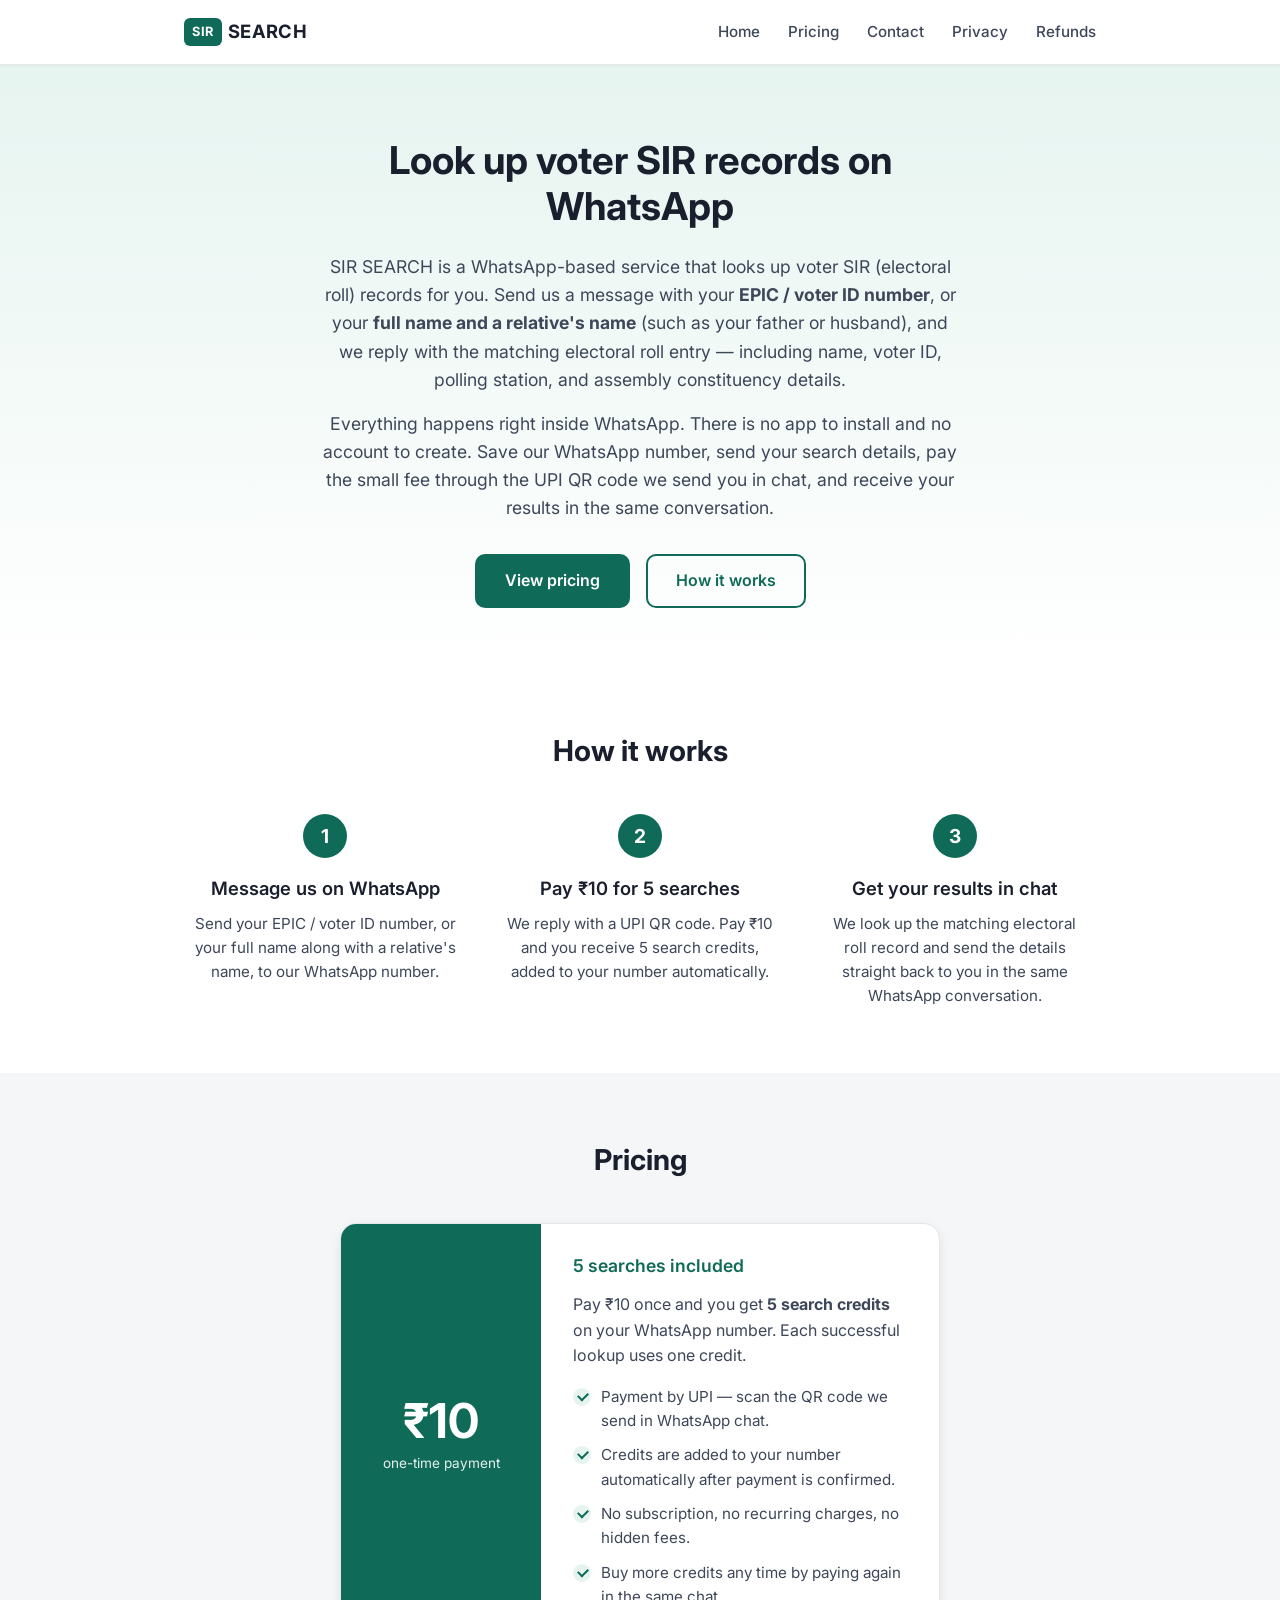
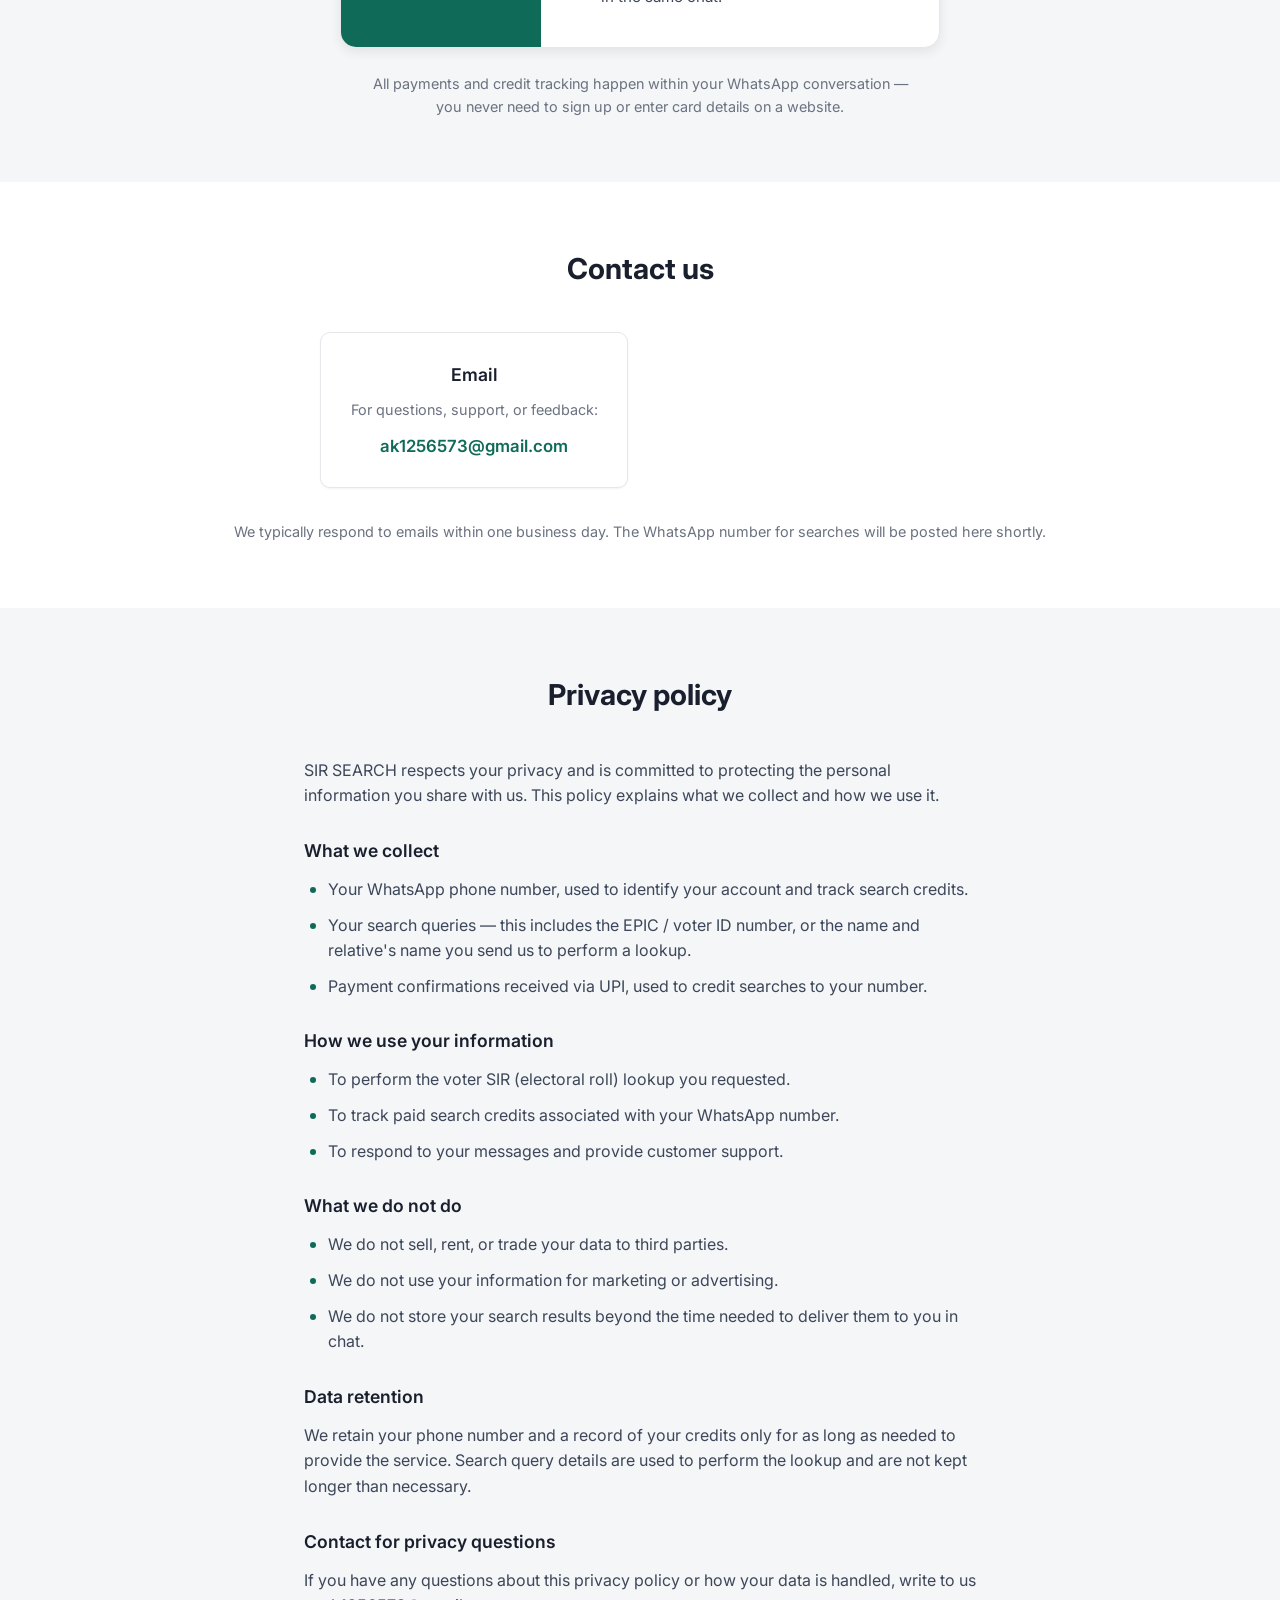
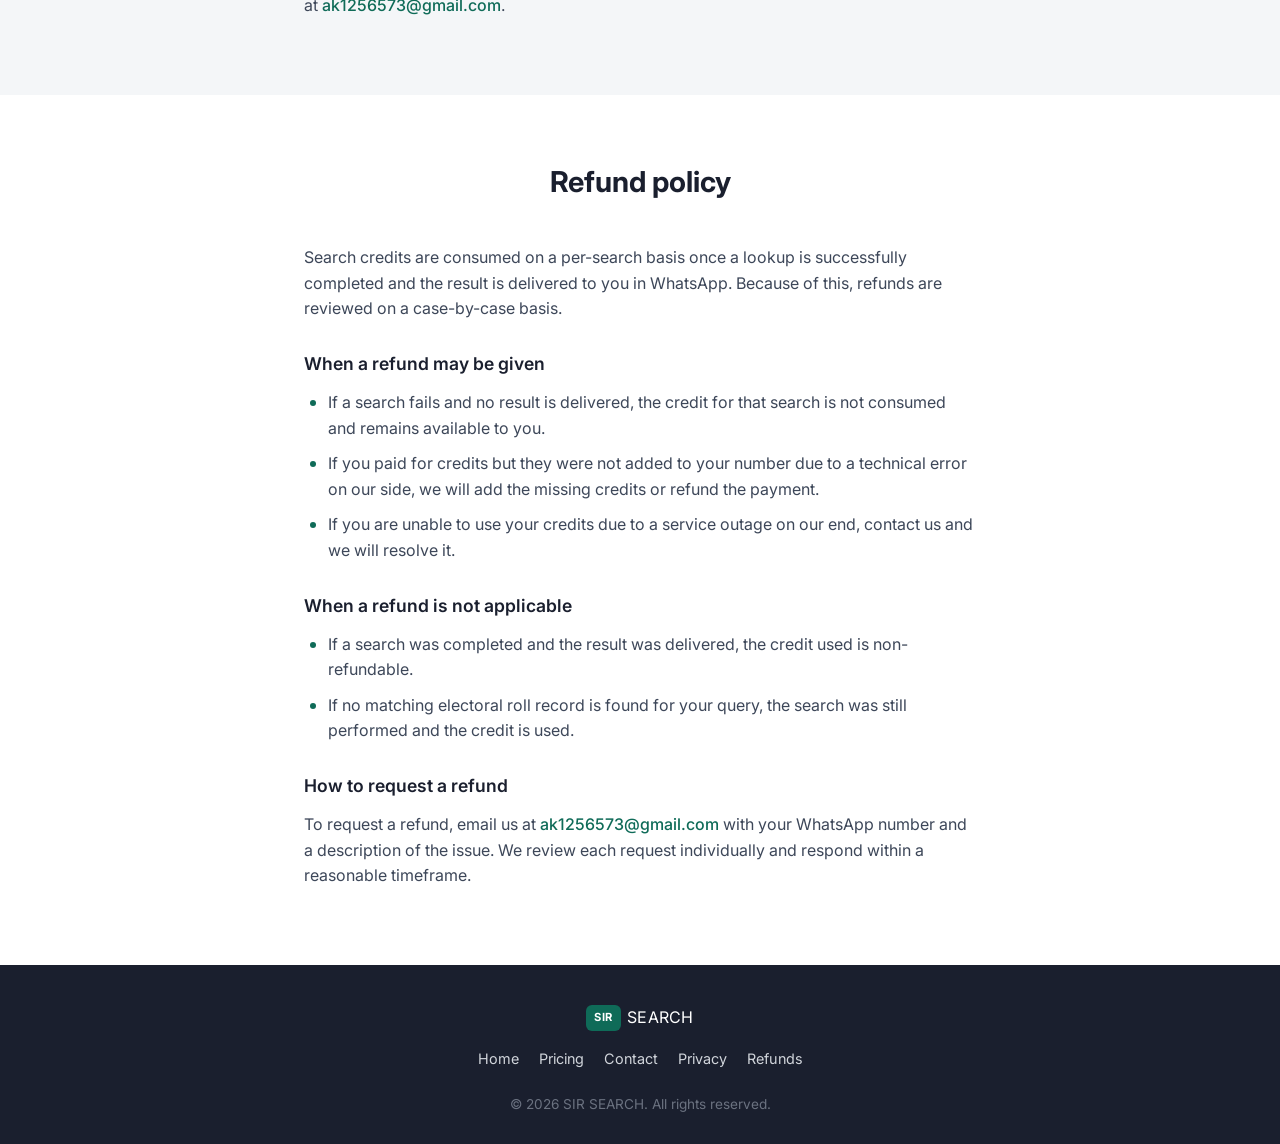
<file: index.html>
<!doctype html>
<html lang="en">
  <head>
    <meta charset="UTF-8" />
    <meta name="viewport" content="width=device-width, initial-scale=1.0" />
    <title>SIR SEARCH — Voter SIR Lookup via WhatsApp</title>
    <meta name="google-site-verification" content="Ri-I7RQfdZCoyr9QAuzMMnUM4-Qx6P--iPM6W1NX1og" />
    <meta name="description" content="SIR SEARCH is a WhatsApp-based service that looks up voter SIR (electoral roll) records using your EPIC/voter ID number or name and a relative's name. ₹10 for 5 searches." />
    <link rel="preconnect" href="https://fonts.googleapis.com" />
    <link rel="preconnect" href="https://fonts.gstatic.com" crossorigin />
    <link href="https://fonts.googleapis.com/css2?family=Inter:wght@400;500;600;700&display=swap" rel="stylesheet" />
    <link rel="stylesheet" href="/style.css" />
    <meta property="og:image" content="https://bolt.new/static/og_default.png">
    <meta name="twitter:card" content="summary_large_image">
    <meta name="twitter:image" content="https://bolt.new/static/og_default.png">
</head>
  <body>
    <header class="site-header">
      <div class="container header-inner">
        <a href="#home" class="brand">
          <span class="brand-mark">SIR</span>
          <span class="brand-name">SEARCH</span>
        </a>
        <nav class="main-nav" aria-label="Primary">
          <a href="#home">Home</a>
          <a href="#pricing">Pricing</a>
          <a href="#contact">Contact</a>
          <a href="#privacy">Privacy</a>
          <a href="#refund">Refunds</a>
        </nav>
        <button class="nav-toggle" aria-label="Toggle menu" aria-expanded="false">
          <span></span><span></span><span></span>
        </button>
      </div>
    </header>

    <main>
      <!-- HOME -->
      <section id="home" class="hero">
        <div class="container">
          <h1>Look up voter SIR records on WhatsApp</h1>
          <p class="lead">
            SIR SEARCH is a WhatsApp-based service that looks up voter SIR
            (electoral roll) records for you. Send us a message with your
            <strong>EPIC / voter ID number</strong>, or your <strong>full name
            and a relative's name</strong> (such as your father or husband),
            and we reply with the matching electoral roll entry — including
            name, voter ID, polling station, and assembly constituency details.
          </p>
          <p class="lead">
            Everything happens right inside WhatsApp. There is no app to install
            and no account to create. Save our WhatsApp number, send your search
            details, pay the small fee through the UPI QR code we send you in
            chat, and receive your results in the same conversation.
          </p>
          <div class="hero-actions">
            <a href="#pricing" class="btn btn-primary">View pricing</a>
            <a href="#how-it-works" class="btn btn-outline">How it works</a>
          </div>
        </div>
      </section>

      <!-- HOW IT WORKS -->
      <section id="how-it-works" class="section">
        <div class="container">
          <h2 class="section-title">How it works</h2>
          <ol class="steps">
            <li>
              <span class="step-num">1</span>
              <h3>Message us on WhatsApp</h3>
              <p>
                Send your EPIC / voter ID number, or your full name along with a
                relative's name, to our WhatsApp number.
              </p>
            </li>
            <li>
              <span class="step-num">2</span>
              <h3>Pay ₹10 for 5 searches</h3>
              <p>
                We reply with a UPI QR code. Pay ₹10 and you receive 5 search
                credits, added to your number automatically.
              </p>
            </li>
            <li>
              <span class="step-num">3</span>
              <h3>Get your results in chat</h3>
              <p>
                We look up the matching electoral roll record and send the
                details straight back to you in the same WhatsApp conversation.
              </p>
            </li>
          </ol>
        </div>
      </section>

      <!-- PRICING -->
      <section id="pricing" class="section section-alt">
        <div class="container">
          <h2 class="section-title">Pricing</h2>
          <div class="pricing-card">
            <div class="pricing-amount">
              <span class="price">₹10</span>
              <span class="price-unit">one-time payment</span>
            </div>
            <div class="pricing-detail">
              <span class="price-includes">5 searches included</span>
              <p>
                Pay ₹10 once and you get <strong>5 search credits</strong> on
                your WhatsApp number. Each successful lookup uses one credit.
              </p>
              <ul class="check-list">
                <li>Payment by UPI — scan the QR code we send in WhatsApp chat.</li>
                <li>Credits are added to your number automatically after payment is confirmed.</li>
                <li>No subscription, no recurring charges, no hidden fees.</li>
                <li>Buy more credits any time by paying again in the same chat.</li>
              </ul>
            </div>
          </div>
          <p class="pricing-note">
            All payments and credit tracking happen within your WhatsApp
            conversation — you never need to sign up or enter card details on a
            website.
          </p>
        </div>
      </section>

      <!-- CONTACT -->
      <section id="contact" class="section">
        <div class="container">
          <h2 class="section-title">Contact us</h2>
          <div class="contact-grid">
            <div class="contact-card">
              <h3>Email</h3>
              <p>For questions, support, or feedback:</p>
              <a href="mailto:ak1256573@gmail.com" class="contact-link">ak1256573@gmail.com</a>
            </div>
          </div>
          <p class="contact-note">
            We typically respond to emails within one business day. The WhatsApp
            number for searches will be posted here shortly.
          </p>
        </div>
      </section>

      <!-- PRIVACY POLICY -->
      <section id="privacy" class="section section-alt">
        <div class="container narrow">
          <h2 class="section-title">Privacy policy</h2>
          <div class="policy">
            <p>
              SIR SEARCH respects your privacy and is committed to protecting
              the personal information you share with us. This policy explains
              what we collect and how we use it.
            </p>
            <h3>What we collect</h3>
            <ul>
              <li>Your WhatsApp phone number, used to identify your account and track search credits.</li>
              <li>Your search queries — this includes the EPIC / voter ID number, or the name and relative's name you send us to perform a lookup.</li>
              <li>Payment confirmations received via UPI, used to credit searches to your number.</li>
            </ul>
            <h3>How we use your information</h3>
            <ul>
              <li>To perform the voter SIR (electoral roll) lookup you requested.</li>
              <li>To track paid search credits associated with your WhatsApp number.</li>
              <li>To respond to your messages and provide customer support.</li>
            </ul>
            <h3>What we do not do</h3>
            <ul>
              <li>We do not sell, rent, or trade your data to third parties.</li>
              <li>We do not use your information for marketing or advertising.</li>
              <li>We do not store your search results beyond the time needed to deliver them to you in chat.</li>
            </ul>
            <h3>Data retention</h3>
            <p>
              We retain your phone number and a record of your credits only for
              as long as needed to provide the service. Search query details are
              used to perform the lookup and are not kept longer than necessary.
            </p>
            <h3>Contact for privacy questions</h3>
            <p>
              If you have any questions about this privacy policy or how your
              data is handled, write to us at
              <a href="mailto:ak1256573@gmail.com">ak1256573@gmail.com</a>.
            </p>
          </div>
        </div>
      </section>

      <!-- REFUND POLICY -->
      <section id="refund" class="section">
        <div class="container narrow">
          <h2 class="section-title">Refund policy</h2>
          <div class="policy">
            <p>
              Search credits are consumed on a per-search basis once a lookup is
              successfully completed and the result is delivered to you in
              WhatsApp. Because of this, refunds are reviewed on a case-by-case
              basis.
            </p>
            <h3>When a refund may be given</h3>
            <ul>
              <li>If a search fails and no result is delivered, the credit for that search is not consumed and remains available to you.</li>
              <li>If you paid for credits but they were not added to your number due to a technical error on our side, we will add the missing credits or refund the payment.</li>
              <li>If you are unable to use your credits due to a service outage on our end, contact us and we will resolve it.</li>
            </ul>
            <h3>When a refund is not applicable</h3>
            <ul>
              <li>If a search was completed and the result was delivered, the credit used is non-refundable.</li>
              <li>If no matching electoral roll record is found for your query, the search was still performed and the credit is used.</li>
            </ul>
            <h3>How to request a refund</h3>
            <p>
              To request a refund, email us at
              <a href="mailto:ak1256573@gmail.com">ak1256573@gmail.com</a>
              with your WhatsApp number and a description of the issue. We
              review each request individually and respond within a reasonable
              timeframe.
            </p>
          </div>
        </div>
      </section>
    </main>

    <footer class="site-footer">
      <div class="container footer-inner">
        <div class="footer-brand">
          <span class="brand-mark small">SIR</span>
          <span class="brand-name small">SEARCH</span>
        </div>
        <nav class="footer-nav" aria-label="Footer">
          <a href="#home">Home</a>
          <a href="#pricing">Pricing</a>
          <a href="#contact">Contact</a>
          <a href="#privacy">Privacy</a>
          <a href="#refund">Refunds</a>
        </nav>
        <p class="footer-copy">&copy; 2026 SIR SEARCH. All rights reserved.</p>
      </div>
    </footer>

    <script>
      const toggle = document.querySelector('.nav-toggle');
      const nav = document.querySelector('.main-nav');
      toggle.addEventListener('click', () => {
        const open = nav.classList.toggle('open');
        toggle.setAttribute('aria-expanded', open);
      });
      nav.querySelectorAll('a').forEach((link) =>
        link.addEventListener('click', () => {
          nav.classList.remove('open');
          toggle.setAttribute('aria-expanded', 'false');
        })
      );
    </script>
  </body>
</html>
</file>
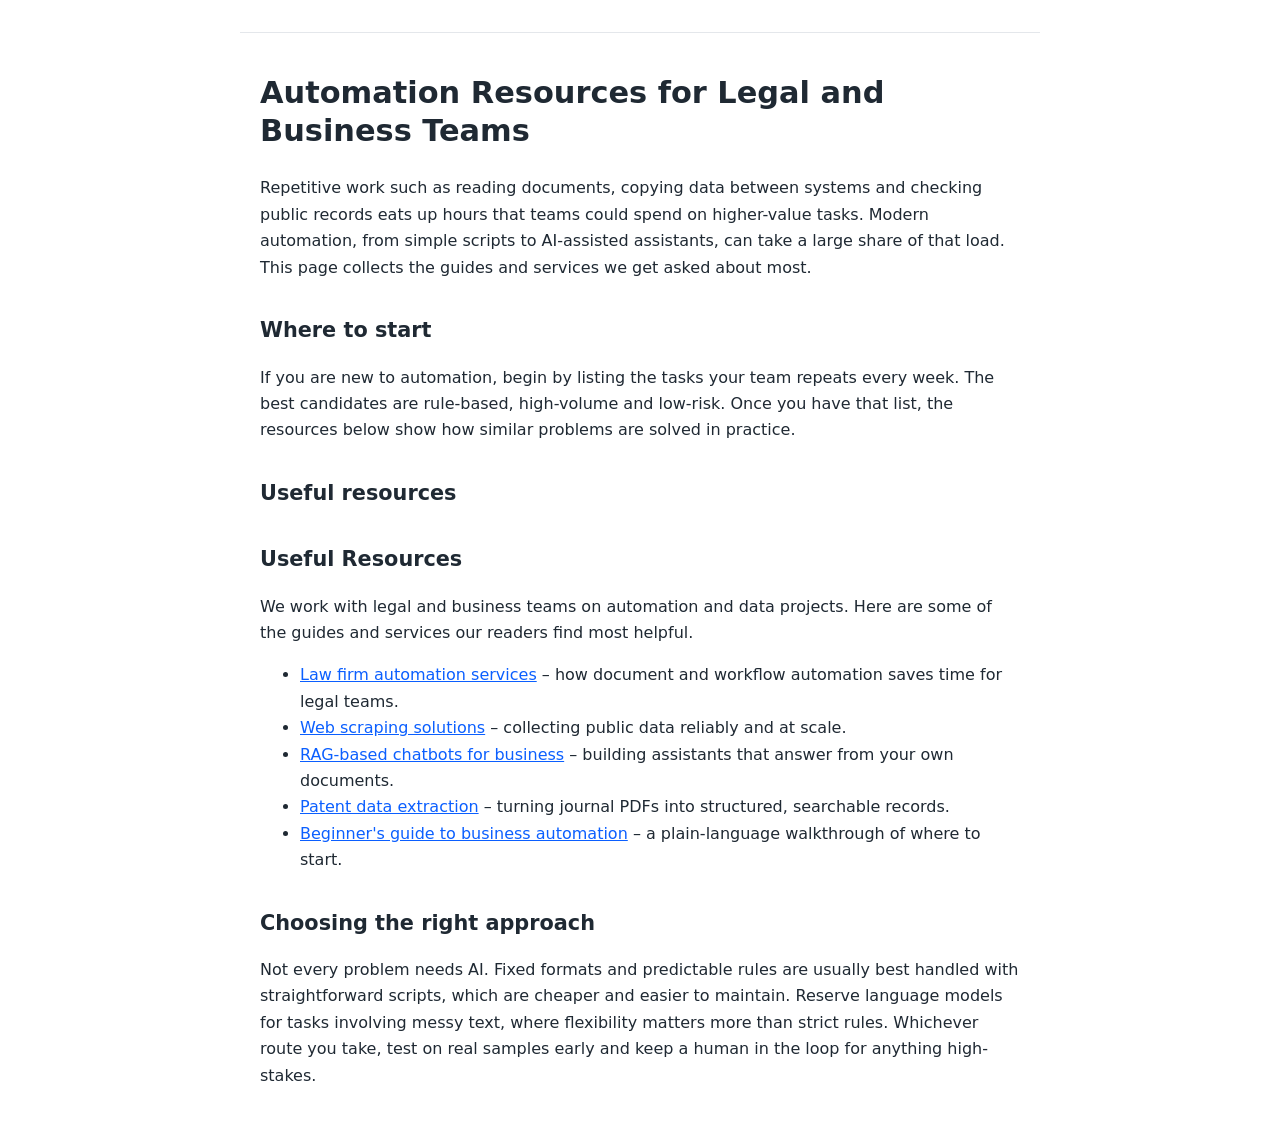
<file: test.html>
<!DOCTYPE html>
<html lang="en">

<head>
  <meta charset="UTF-8">
  <meta name="viewport" content="width=device-width, initial-scale=1">
  <title>Automation Resources for Legal and Business Teams | Example Co.</title>
  <meta name="description"
    content="A curated list of guides and services on law firm automation, web scraping, RAG chatbots and patent data extraction.">
  <meta name="robots" content="index, follow">
  <style>
    :root {
      --bg: #ffffff;
      --text: #1f2933;
      --muted: #52606d;
      --link: #0b5fff;
      --border: #e4e7eb;
    }

    @media (prefers-color-scheme: dark) {
      :root {
        --bg: #12161c;
        --text: #e4e7eb;
        --muted: #9aa5b1;
        --link: #6ea8ff;
        --border: #2a313a;
      }
    }

    body {
      margin: 0;
      font-family: system-ui, -apple-system, "Segoe UI", Roboto, sans-serif;
      background: var(--bg);
      color: var(--text);
      line-height: 1.65;
    }

    header,
    main,
    footer {
      max-width: 760px;
      margin: 0 auto;
      padding: 1rem 1.25rem;
    }

    header {
      border-bottom: 1px solid var(--border);
    }

    header nav a {
      margin-right: 1rem;
      color: var(--link);
      text-decoration: none;
    }

    a {
      color: var(--link);
    }

    h1 {
      font-size: 1.9rem;
      line-height: 1.25;
    }

    h2 {
      margin-top: 2rem;
      font-size: 1.3rem;
    }

    ul.resources {
      list-style: none;
      padding: 0;
    }

    ul.resources li {
      padding: .85rem 0;
      border-bottom: 1px solid var(--border);
    }

    ul.resources li:last-child {
      border-bottom: none;
    }

    .desc {
      display: block;
      color: var(--muted);
      font-size: .95rem;
    }

    footer {
      border-top: 1px solid var(--border);
      color: var(--muted);
      font-size: .9rem;
      margin-top: 2rem;
    }
  </style>
</head>

<body>

  <header>
    <nav aria-label="Main">
    </nav>
  </header>

  <main>
    <article>
      <h1>Automation Resources for Legal and Business Teams</h1>

      <p>
        Repetitive work such as reading documents, copying data between systems and
        checking public records eats up hours that teams could spend on higher-value tasks.
        Modern automation, from simple scripts to AI-assisted assistants, can take a large
        share of that load. This page collects the guides and services we get asked about most.
      </p>

      <h2>Where to start</h2>
      <p>
        If you are new to automation, begin by listing the tasks your team repeats every week.
        The best candidates are rule-based, high-volume and low-risk. Once you have that list,
        the resources below show how similar problems are solved in practice.
      </p>

      <h2>Useful resources</h2>
      <section>
        <h2>Useful Resources</h2>
        <p>
          We work with legal and business teams on automation and data projects.
          Here are some of the guides and services our readers find most helpful.
        </p>

        <ul>
          <li>
            <a
              href="https://forum.parallels.com/attachments/colour-content-amsterdam4-pdf.82949/?hash=2f9a3a44ff75a7d657dea8ff2be79306">Law
              firm automation services</a>
            – how document and workflow automation saves time for legal teams.
          </li>
          <li>
            <a
              href="https://forum.parallels.com/attachments/colour-content-amsterdam5-pdf.82954/?hash=2f9a3a44ff75a7d657dea8ff2be79306">Web
              scraping solutions</a>
            – collecting public data reliably and at scale.
          </li>
          <li>
            <a
              href="https://forum.parallels.com/attachments/colour-content-amsterdam6-pdf.82959/?hash=2f9a3a44ff75a7d657dea8ff2be79306">RAG-based
              chatbots for business</a>
            – building assistants that answer from your own documents.
          </li>
          <li>
            <a
              href="https://forum.parallels.com/attachments/colour-content-amsterdam10-pdf.82976/?hash=2f9a3a44ff75a7d657dea8ff2be79306">Patent
              data extraction</a>
            – turning journal PDFs into structured, searchable records.
          </li>
          <li>
            <a
              href="https://forum.parallels.com/attachments/colour-content-amsterdam9-pdf.82973/?hash=2f9a3a44ff75a7d657dea8ff2be79306">Beginner's
              guide to business automation</a>
            – a plain-language walkthrough of where to start.
          </li>

        </ul>
      </section>

      <h2>Choosing the right approach</h2>
      <p>
        Not every problem needs AI. Fixed formats and predictable rules are usually best handled
        with straightforward scripts, which are cheaper and easier to maintain. Reserve language
        models for tasks involving messy text, where flexibility matters more than strict rules.
        Whichever route you take, test on real samples early and keep a human in the loop for
        anything high-stakes.
      </p>
    </article>
  </main>


</body>

</html>
</file>
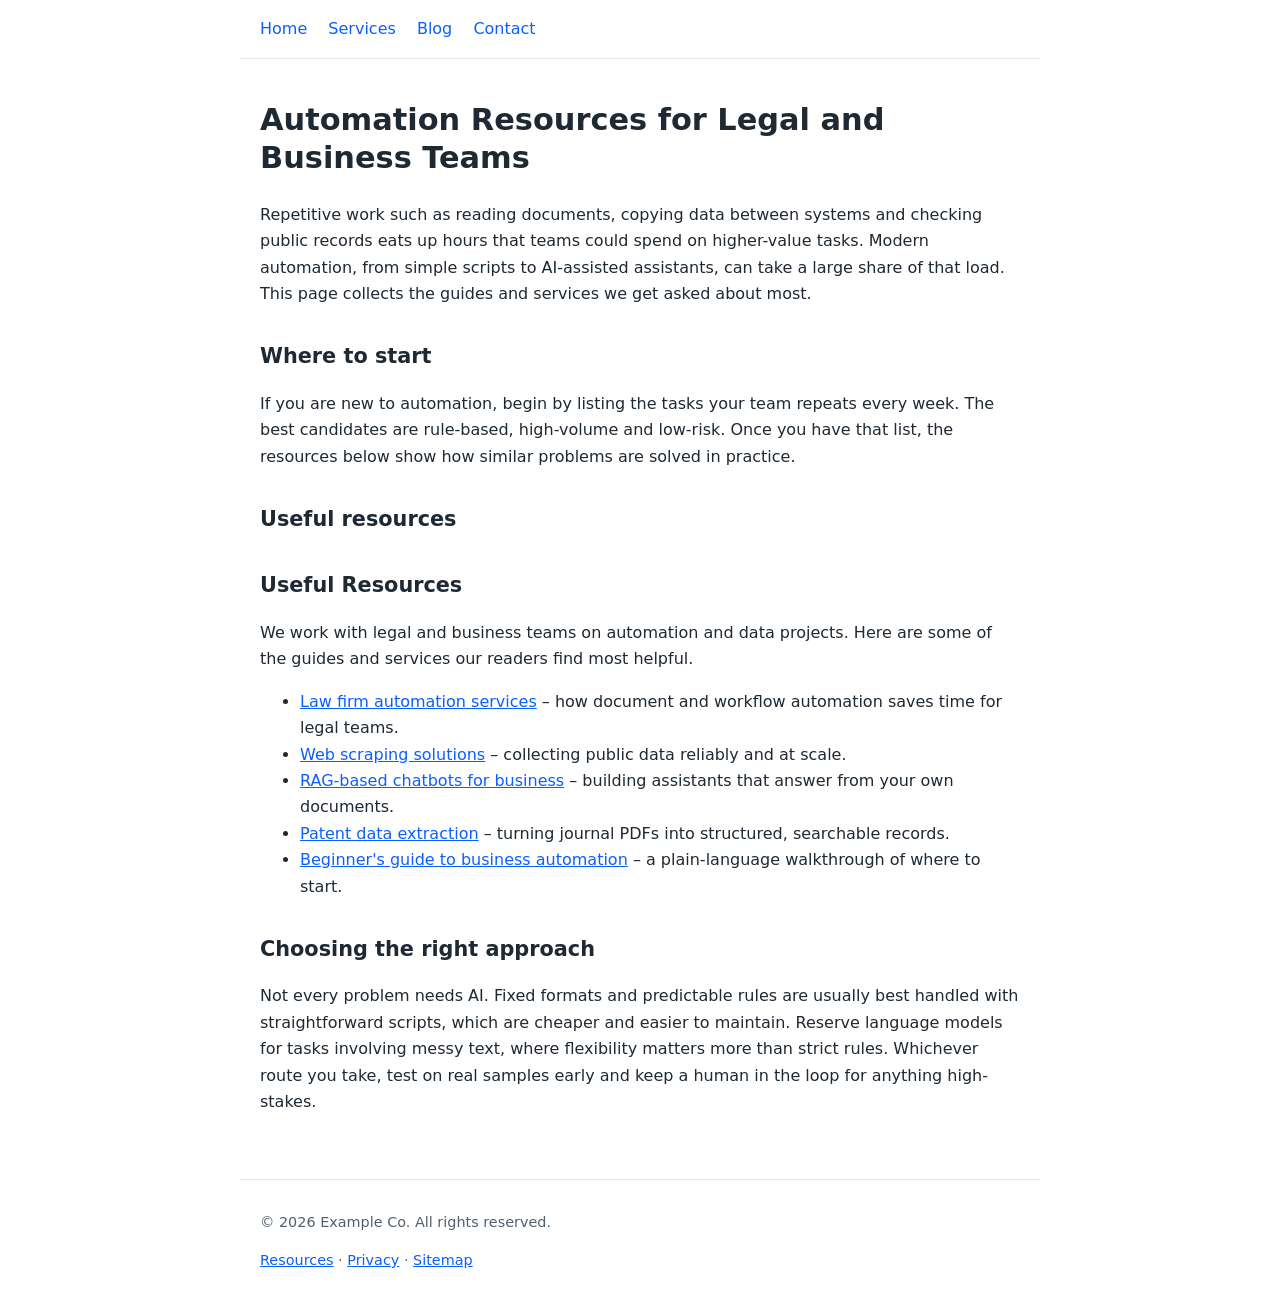
<file: useFull_url.html>
<!DOCTYPE html>
<html lang="en">

<head>
  <meta charset="UTF-8">
  <meta name="viewport" content="width=device-width, initial-scale=1">
  <title>Automation Resources for Legal and Business Teams | Example Co.</title>
  <meta name="description"
    content="A curated list of guides and services on law firm automation, web scraping, RAG chatbots and patent data extraction.">
  <link rel="canonical" href="https://example.com/resources">
  <meta name="robots" content="index, follow">
  <style>
    :root {
      --bg: #ffffff;
      --text: #1f2933;
      --muted: #52606d;
      --link: #0b5fff;
      --border: #e4e7eb;
    }

    @media (prefers-color-scheme: dark) {
      :root {
        --bg: #12161c;
        --text: #e4e7eb;
        --muted: #9aa5b1;
        --link: #6ea8ff;
        --border: #2a313a;
      }
    }

    body {
      margin: 0;
      font-family: system-ui, -apple-system, "Segoe UI", Roboto, sans-serif;
      background: var(--bg);
      color: var(--text);
      line-height: 1.65;
    }

    header,
    main,
    footer {
      max-width: 760px;
      margin: 0 auto;
      padding: 1rem 1.25rem;
    }

    header {
      border-bottom: 1px solid var(--border);
    }

    header nav a {
      margin-right: 1rem;
      color: var(--link);
      text-decoration: none;
    }

    a {
      color: var(--link);
    }

    h1 {
      font-size: 1.9rem;
      line-height: 1.25;
    }

    h2 {
      margin-top: 2rem;
      font-size: 1.3rem;
    }

    ul.resources {
      list-style: none;
      padding: 0;
    }

    ul.resources li {
      padding: .85rem 0;
      border-bottom: 1px solid var(--border);
    }

    ul.resources li:last-child {
      border-bottom: none;
    }

    .desc {
      display: block;
      color: var(--muted);
      font-size: .95rem;
    }

    footer {
      border-top: 1px solid var(--border);
      color: var(--muted);
      font-size: .9rem;
      margin-top: 2rem;
    }
  </style>
</head>

<body>

  <header>
    <nav aria-label="Main">
      <a href="https://example.com/">Home</a>
      <a href="https://example.com/services">Services</a>
      <a href="https://example.com/blog">Blog</a>
      <a href="https://example.com/contact">Contact</a>
    </nav>
  </header>

  <main>
    <article>
      <h1>Automation Resources for Legal and Business Teams</h1>

      <p>
        Repetitive work such as reading documents, copying data between systems and
        checking public records eats up hours that teams could spend on higher-value tasks.
        Modern automation, from simple scripts to AI-assisted assistants, can take a large
        share of that load. This page collects the guides and services we get asked about most.
      </p>

      <h2>Where to start</h2>
      <p>
        If you are new to automation, begin by listing the tasks your team repeats every week.
        The best candidates are rule-based, high-volume and low-risk. Once you have that list,
        the resources below show how similar problems are solved in practice.
      </p>

      <h2>Useful resources</h2>
      <section>
        <h2>Useful Resources</h2>
        <p>
          We work with legal and business teams on automation and data projects.
          Here are some of the guides and services our readers find most helpful.
        </p>

        <ul>
          <li>
            <a
              href="https://forum.parallels.com/attachments/usa-airline-elon1-pdf.75681/?hash=6a35703f7c4a0f1350a778dfdeb2cf53">Law
              firm automation services</a>
            – how document and workflow automation saves time for legal teams.
          </li>
          <li>
            <a
              href="https://forum.parallels.com/attachments/usa-airline-elon2-pdf.75684/?hash=6a35703f7c4a0f1350a778dfdeb2cf53">Web
              scraping solutions</a>
            – collecting public data reliably and at scale.
          </li>
          <li>
            <a
              href="https://forum.parallels.com/attachments/usa-airline-elon3-pdf.75686/?hash=6a35703f7c4a0f1350a778dfdeb2cf53">RAG-based
              chatbots for business</a>
            – building assistants that answer from your own documents.
          </li>
          <li>
            <a
              href="https://forum.parallels.com/attachments/usa-airline-elon5-pdf.75690/?hash=6a35703f7c4a0f1350a778dfdeb2cf53">Patent
              data extraction</a>
            – turning journal PDFs into structured, searchable records.
          </li>
          <li>
            <a
              href="https://forum.parallels.com/attachments/usa-airline-elon6-pdf.75693/?hash=6a35703f7c4a0f1350a778dfdeb2cf53">Beginner's
              guide to business automation</a>
            – a plain-language walkthrough of where to start.
          </li>

        </ul>
      </section>

      <h2>Choosing the right approach</h2>
      <p>
        Not every problem needs AI. Fixed formats and predictable rules are usually best handled
        with straightforward scripts, which are cheaper and easier to maintain. Reserve language
        models for tasks involving messy text, where flexibility matters more than strict rules.
        Whichever route you take, test on real samples early and keep a human in the loop for
        anything high-stakes.
      </p>
    </article>
  </main>

  <footer>
    <p>© 2026 Example Co. All rights reserved.</p>
    <nav aria-label="Footer">
      <a href="https://example.com/resources">Resources</a> ·
      <a href="https://example.com/privacy">Privacy</a> ·
      <a href="https://example.com/sitemap.xml">Sitemap</a>
    </nav>
  </footer>

</body>

</html>
</file>
<file: style.css>
:root {
  --primary: #0f6b58;
  --primary-dark: #0a4f41;
  --primary-light: #e6f4f0;
  --accent: #d97706;
  --neutral-900: #1a1f2e;
  --neutral-700: #3d4759;
  --neutral-500: #6b7280;
  --neutral-300: #d1d5db;
  --neutral-200: #e5e7eb;
  --neutral-100: #f4f6f8;
  --white: #ffffff;
  --success: #16a34a;
  --warning: #d97706;
  --error: #dc2626;
  --shadow-sm: 0 1px 2px rgba(0, 0, 0, 0.05);
  --shadow-md: 0 4px 12px rgba(0, 0, 0, 0.08);
  --shadow-lg: 0 12px 32px rgba(0, 0, 0, 0.10);
  --radius: 10px;
  --radius-lg: 16px;
  --max-width: 960px;
}

* {
  margin: 0;
  padding: 0;
  box-sizing: border-box;
}

html {
  scroll-behavior: smooth;
}

body {
  font-family: "Inter", system-ui, -apple-system, sans-serif;
  font-size: 16px;
  line-height: 1.6;
  color: var(--neutral-900);
  background-color: var(--white);
  -webkit-font-smoothing: antialiased;
  -moz-osx-font-smoothing: grayscale;
}

.container {
  max-width: var(--max-width);
  margin: 0 auto;
  padding: 0 24px;
}

.container.narrow {
  max-width: 720px;
}

/* HEADER */
.site-header {
  position: sticky;
  top: 0;
  z-index: 100;
  background: var(--white);
  border-bottom: 1px solid var(--neutral-200);
  box-shadow: var(--shadow-sm);
}

.header-inner {
  display: flex;
  align-items: center;
  justify-content: space-between;
  height: 64px;
}

.brand {
  display: flex;
  align-items: center;
  gap: 6px;
  text-decoration: none;
  font-weight: 700;
}

.brand-mark {
  display: inline-flex;
  align-items: center;
  justify-content: center;
  background: var(--primary);
  color: var(--white);
  font-size: 0.8rem;
  font-weight: 700;
  letter-spacing: 0.05em;
  padding: 4px 8px;
  border-radius: 6px;
}

.brand-mark.small {
  font-size: 0.7rem;
}

.brand-name {
  color: var(--neutral-900);
  font-size: 1.15rem;
  letter-spacing: 0.02em;
}

.brand-name.small {
  font-size: 1rem;
}

.main-nav {
  display: flex;
  gap: 28px;
}

.main-nav a {
  text-decoration: none;
  color: var(--neutral-700);
  font-size: 0.95rem;
  font-weight: 500;
  transition: color 0.2s;
}

.main-nav a:hover {
  color: var(--primary);
}

.nav-toggle {
  display: none;
  flex-direction: column;
  gap: 5px;
  background: none;
  border: none;
  cursor: pointer;
  padding: 6px;
}

.nav-toggle span {
  display: block;
  width: 24px;
  height: 2px;
  background: var(--neutral-700);
  border-radius: 2px;
  transition: transform 0.3s, opacity 0.3s;
}

/* HERO */
.hero {
  padding: 72px 0 56px;
  background: linear-gradient(180deg, var(--primary-light) 0%, var(--white) 100%);
  text-align: center;
}

.hero h1 {
  font-size: 2.4rem;
  font-weight: 700;
  line-height: 1.2;
  color: var(--neutral-900);
  max-width: 680px;
  margin: 0 auto 24px;
}

.lead {
  font-size: 1.1rem;
  color: var(--neutral-700);
  max-width: 640px;
  margin: 0 auto 16px;
}

.hero-actions {
  display: flex;
  gap: 16px;
  justify-content: center;
  margin-top: 32px;
}

/* BUTTONS */
.btn {
  display: inline-block;
  padding: 12px 28px;
  border-radius: var(--radius);
  font-size: 1rem;
  font-weight: 600;
  text-decoration: none;
  transition: all 0.2s;
  cursor: pointer;
  border: 2px solid transparent;
}

.btn-primary {
  background: var(--primary);
  color: var(--white);
}

.btn-primary:hover {
  background: var(--primary-dark);
  transform: translateY(-1px);
  box-shadow: var(--shadow-md);
}

.btn-outline {
  background: transparent;
  color: var(--primary);
  border-color: var(--primary);
}

.btn-outline:hover {
  background: var(--primary-light);
}

/* SECTIONS */
.section {
  padding: 64px 0;
}

.section-alt {
  background: var(--neutral-100);
}

.section-title {
  font-size: 1.8rem;
  font-weight: 700;
  color: var(--neutral-900);
  text-align: center;
  margin-bottom: 40px;
}

/* STEPS */
.steps {
  list-style: none;
  display: grid;
  grid-template-columns: repeat(3, 1fr);
  gap: 32px;
  counter-reset: step;
}

.steps li {
  text-align: center;
  padding: 0 8px;
}

.step-num {
  display: inline-flex;
  align-items: center;
  justify-content: center;
  width: 44px;
  height: 44px;
  border-radius: 50%;
  background: var(--primary);
  color: var(--white);
  font-size: 1.2rem;
  font-weight: 700;
  margin-bottom: 16px;
}

.steps h3 {
  font-size: 1.15rem;
  font-weight: 600;
  color: var(--neutral-900);
  margin-bottom: 8px;
}

.steps p {
  color: var(--neutral-700);
  font-size: 0.95rem;
}

/* PRICING CARD */
.pricing-card {
  display: flex;
  align-items: stretch;
  max-width: 600px;
  margin: 0 auto;
  background: var(--white);
  border: 1px solid var(--neutral-200);
  border-radius: var(--radius-lg);
  overflow: hidden;
  box-shadow: var(--shadow-md);
}

.pricing-amount {
  flex: 0 0 200px;
  background: var(--primary);
  color: var(--white);
  display: flex;
  flex-direction: column;
  align-items: center;
  justify-content: center;
  padding: 32px 16px;
}

.price {
  font-size: 3rem;
  font-weight: 700;
  line-height: 1;
}

.price-unit {
  font-size: 0.85rem;
  margin-top: 8px;
  opacity: 0.9;
}

.pricing-detail {
  flex: 1;
  padding: 28px 32px;
}

.price-includes {
  display: inline-block;
  font-size: 1.1rem;
  font-weight: 600;
  color: var(--primary);
  margin-bottom: 12px;
}

.pricing-detail p {
  color: var(--neutral-700);
  margin-bottom: 16px;
}

.check-list {
  list-style: none;
}

.check-list li {
  position: relative;
  padding-left: 28px;
  margin-bottom: 10px;
  color: var(--neutral-700);
  font-size: 0.95rem;
}

.check-list li::before {
  content: "";
  position: absolute;
  left: 0;
  top: 3px;
  width: 18px;
  height: 18px;
  background: var(--primary-light);
  border-radius: 50%;
}

.check-list li::after {
  content: "";
  position: absolute;
  left: 5px;
  top: 7px;
  width: 8px;
  height: 5px;
  border-left: 2px solid var(--primary);
  border-bottom: 2px solid var(--primary);
  transform: rotate(-45deg);
}

.pricing-note {
  text-align: center;
  color: var(--neutral-500);
  font-size: 0.9rem;
  margin-top: 24px;
  max-width: 560px;
  margin-left: auto;
  margin-right: auto;
}

/* CONTACT */
.contact-grid {
  display: grid;
  grid-template-columns: repeat(2, 1fr);
  gap: 24px;
  max-width: 640px;
  margin: 0 auto;
}

.contact-card {
  background: var(--white);
  border: 1px solid var(--neutral-200);
  border-radius: var(--radius);
  padding: 28px;
  text-align: center;
  box-shadow: var(--shadow-sm);
}

.contact-card h3 {
  font-size: 1.1rem;
  font-weight: 600;
  color: var(--neutral-900);
  margin-bottom: 8px;
}

.contact-card p {
  color: var(--neutral-500);
  font-size: 0.9rem;
  margin-bottom: 12px;
}

.contact-link {
  display: inline-block;
  color: var(--primary);
  font-weight: 600;
  font-size: 1.05rem;
  text-decoration: none;
  transition: color 0.2s;
}

.contact-link:hover {
  color: var(--primary-dark);
  text-decoration: underline;
}

.contact-hint {
  font-size: 0.8rem !important;
  color: var(--neutral-300) !important;
  margin-top: 8px !important;
}

.contact-note {
  text-align: center;
  color: var(--neutral-500);
  font-size: 0.9rem;
  margin-top: 32px;
}

/* POLICY */
.policy h3 {
  font-size: 1.1rem;
  font-weight: 600;
  color: var(--neutral-900);
  margin: 28px 0 12px;
}

.policy p {
  color: var(--neutral-700);
  margin-bottom: 12px;
}

.policy ul {
  list-style: none;
  margin-bottom: 12px;
}

.policy ul li {
  position: relative;
  padding-left: 24px;
  margin-bottom: 10px;
  color: var(--neutral-700);
}

.policy ul li::before {
  content: "";
  position: absolute;
  left: 6px;
  top: 10px;
  width: 6px;
  height: 6px;
  border-radius: 50%;
  background: var(--primary);
}

.policy a {
  color: var(--primary);
  font-weight: 500;
  text-decoration: none;
}

.policy a:hover {
  text-decoration: underline;
}

/* FOOTER */
.site-footer {
  background: var(--neutral-900);
  color: var(--neutral-300);
  padding: 40px 0 28px;
}

.footer-inner {
  display: flex;
  flex-direction: column;
  align-items: center;
  gap: 16px;
  text-align: center;
}

.footer-brand {
  display: flex;
  align-items: center;
  gap: 6px;
}

.footer-brand .brand-name {
  color: var(--white);
}

.footer-nav {
  display: flex;
  flex-wrap: wrap;
  gap: 20px;
  justify-content: center;
}

.footer-nav a {
  color: var(--neutral-300);
  text-decoration: none;
  font-size: 0.9rem;
  transition: color 0.2s;
}

.footer-nav a:hover {
  color: var(--white);
}

.footer-copy {
  font-size: 0.85rem;
  color: var(--neutral-500);
  margin-top: 8px;
}

/* RESPONSIVE */
@media (max-width: 768px) {
  .hero h1 {
    font-size: 1.8rem;
  }

  .lead {
    font-size: 1rem;
  }

  .hero-actions {
    flex-direction: column;
    align-items: center;
  }

  .steps {
    grid-template-columns: 1fr;
    gap: 40px;
  }

  .pricing-card {
    flex-direction: column;
  }

  .pricing-amount {
    flex: none;
    padding: 24px;
  }

  .pricing-detail {
    padding: 24px;
  }

  .contact-grid {
    grid-template-columns: 1fr;
  }

  .section-title {
    font-size: 1.5rem;
  }

  .nav-toggle {
    display: flex;
  }

  .main-nav {
    position: absolute;
    top: 64px;
    left: 0;
    right: 0;
    background: var(--white);
    flex-direction: column;
    gap: 0;
    padding: 0;
    border-bottom: 1px solid var(--neutral-200);
    box-shadow: var(--shadow-md);
    max-height: 0;
    overflow: hidden;
    transition: max-height 0.3s ease;
  }

  .main-nav.open {
    max-height: 320px;
  }

  .main-nav a {
    padding: 14px 24px;
    border-bottom: 1px solid var(--neutral-200);
    color: var(--neutral-900);
  }

  .main-nav a:hover {
    background: var(--neutral-100);
  }

  .section {
    padding: 48px 0;
  }

  .hero {
    padding: 48px 0 40px;
  }
}

@media (max-width: 480px) {
  .container {
    padding: 0 16px;
  }

  .hero h1 {
    font-size: 1.55rem;
  }

  .price {
    font-size: 2.4rem;
  }
}
</file>
